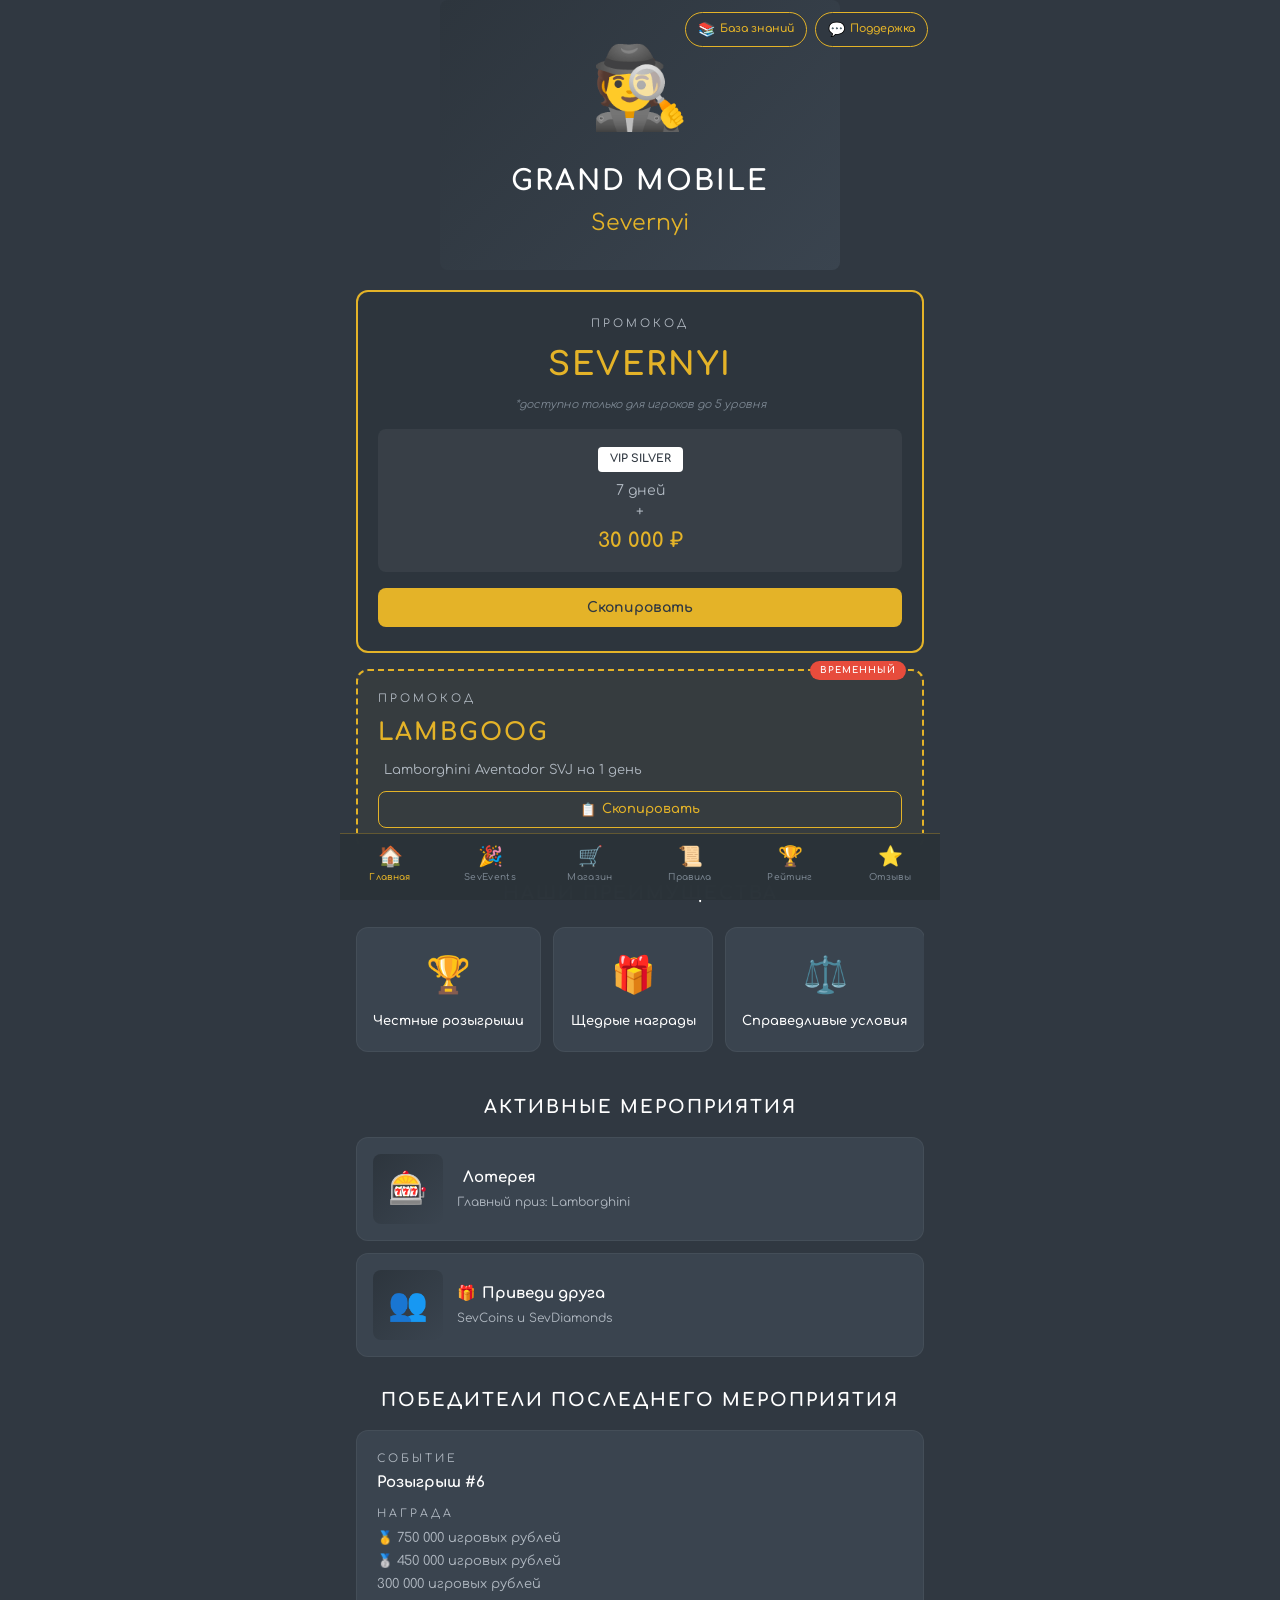
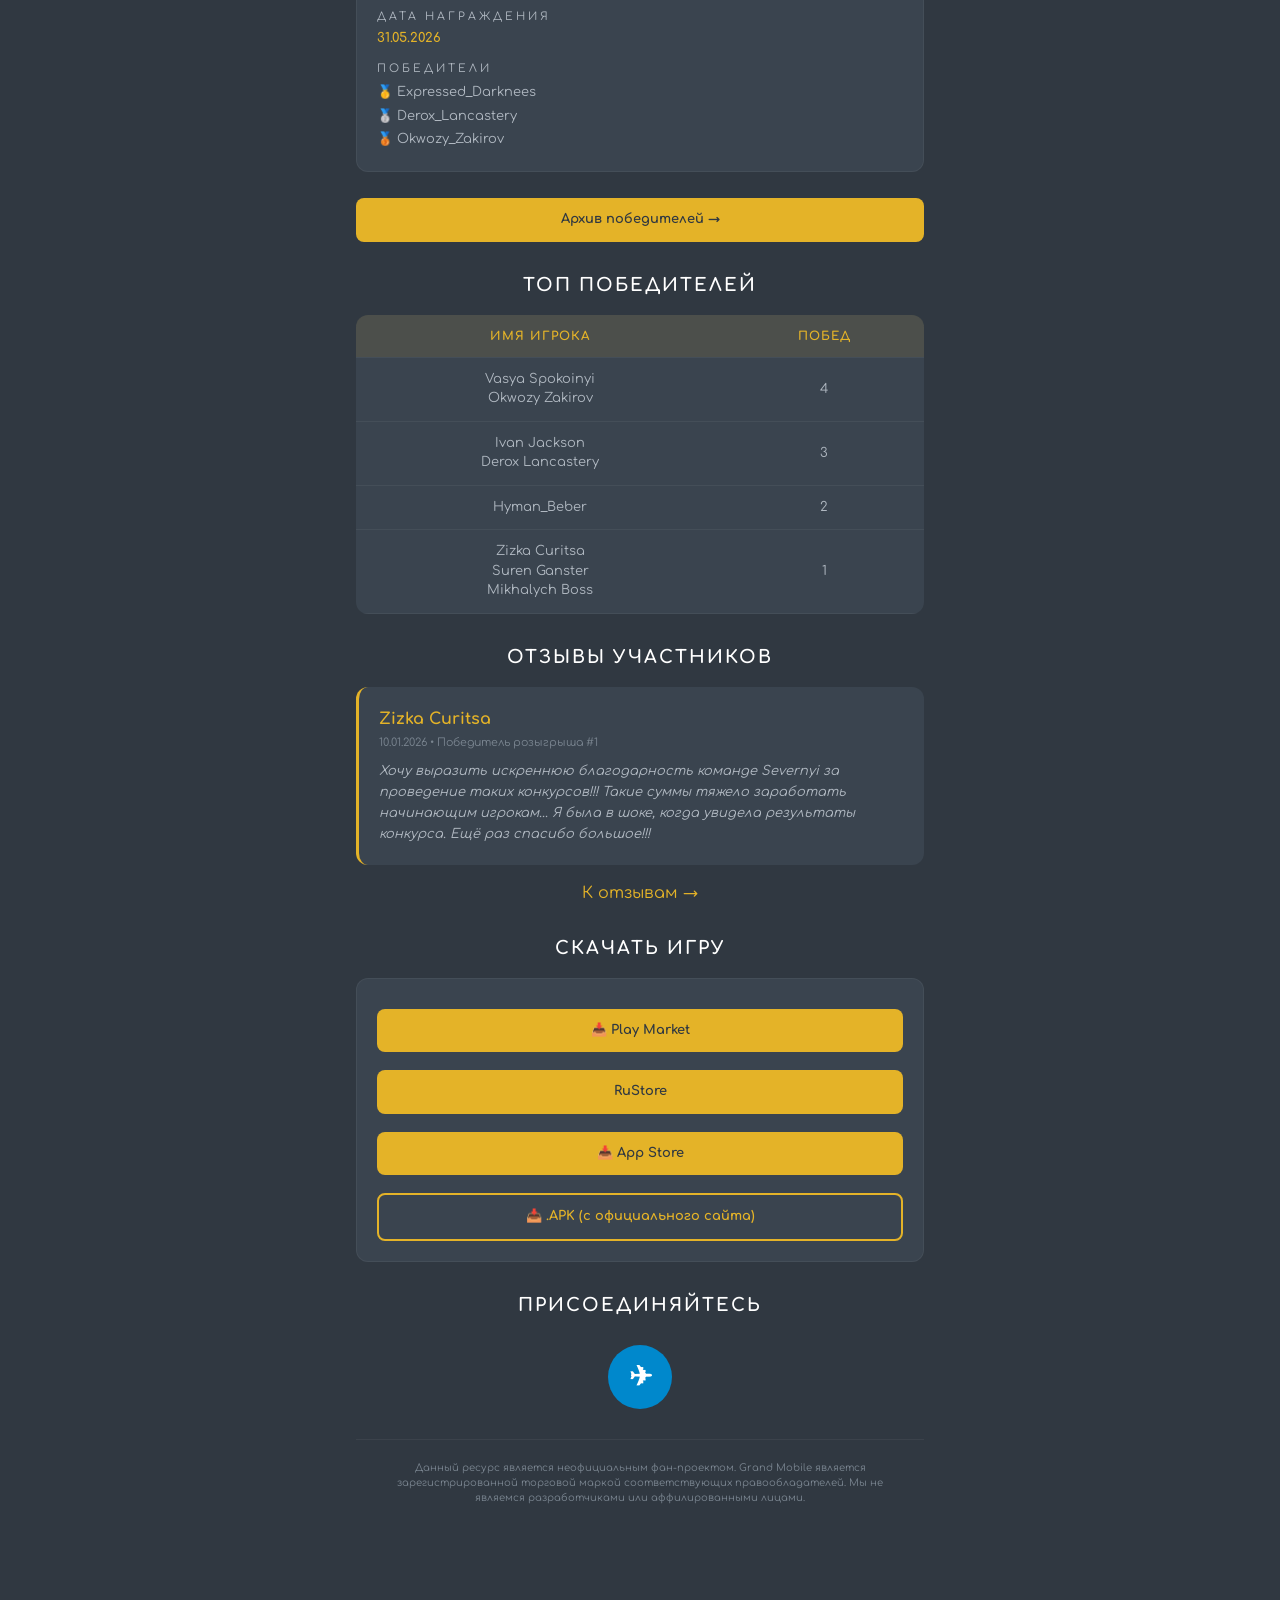
<file: index.html>
<!DOCTYPE html>
<html lang="ru">
<head>
    <meta charset="UTF-8">
    <meta name="viewport" content="width=device-width, initial-scale=1.0">
    <title>Grand Mobile Severnyi</title>
    <link rel="stylesheet" href="styles.css">
</head>
<body>

    <div class="top-actions">
        <a href="#" class="top-btn">
            <span class="top-btn-icon">📚</span>
            База знаний
        </a>
        <a href="support.html" class="top-btn">
            <span class="top-btn-icon">💬</span>
            Поддержка
        </a>
    </div>

    <div class="banner">
        <div class="banner-img">
            <div class="banner-placeholder">
                <div class="character">🕵️</div>
                <div class="logo-text">GRAND MOBILE</div>
                <div class="logo-sub">Severnyi</div>
            </div>
        </div>
    </div>

    <div class="content">

        <div class="promo-card">
            <div class="promo-label">ПРОМОКОД</div>
            <div class="promo-code">SEVERNYI</div>
            <div class="promo-note">*доступно только для игроков до 5 уровня</div>
            <div class="promo-reward">
                <div class="vip-badge">VIP SILVER</div>
                <div class="promo-reward-text">7 дней</div>
                <div class="promo-reward-text">+</div>
                <div class="promo-reward-amount">30 000 ₽</div>
            </div>
            <button class="copy-btn" onclick="copyPromo('SEVERNYI')">Скопировать</button>
        </div>

        <div class="card card-dashed">
            <div class="temp-badge">ВРЕМЕННЫЙ</div>
            <div class="promo-label">ПРОМОКОД</div>
            <div class="temp-promo-code">LAMBGOOG</div>
            <div class="temp-promo-reward">
                <span></span>
                <span>Lamborghini Aventador SVJ на 1 день</span>
            </div>
            <button class="copy-btn-outline" onclick="copyPromo('LAMBGOOG')">
                <span>📋</span>
                Скопировать
            </button>
        </div>

        <h2 class="section-title">Наши преимущества</h2>
        <div class="advantages-scroll">
            <div class="advantage-card">
                <div class="advantage-icon">🏆</div>
                <div class="advantage-text">Честные розыгрыши</div>
            </div>
            <div class="advantage-card">
                <div class="advantage-icon">🎁</div>
                <div class="advantage-text">Щедрые награды</div>
            </div>
            <div class="advantage-card">
                <div class="advantage-icon">⚖️</div>
                <div class="advantage-text">Справедливые условия</div>
            </div>
            <div class="advantage-card">
                <div class="advantage-icon">⚡</div>
                <div class="advantage-text">Быстрые выплаты</div>
            </div>
        </div>

        <h2 class="section-title">Активные мероприятия</h2>
        
        <div class="event-card">
            <div class="event-thumb">🎰</div>
            <div class="event-info">
                <div class="event-title">
                    <span>️</span>
                    Лотерея
                </div>
                <div class="event-desc">Главный приз: Lamborghini</div>
            </div>
        </div>

        <div class="event-card">
            <div class="event-thumb">👥</div>
            <div class="event-info">
                <div class="event-title">
                    <span>🎁</span>
                    Приведи друга
                </div>
                <div class="event-desc">SevCoins и SevDiamonds</div>
            </div>
        </div>

        <h2 class="section-title">Победители последнего мероприятия</h2>
        <div class="card">
            <div style="margin-bottom: 12px;">
                <div class="promo-label" style="text-align: left; margin-bottom: 4px;">СОБЫТИЕ</div>
                <div style="font-weight: 700; font-size: 15px;">Розыгрыш #6</div>
            </div>
            <div style="margin-bottom: 12px;">
                <div class="promo-label" style="text-align: left; margin-bottom: 4px;">НАГРАДА</div>
                <div style="font-size: 13px; color: var(--text-gray); line-height: 1.8;">
                    🥇 750 000 игровых рублей<br>
                    🥈 450 000 игровых рублей<br>
                     300 000 игровых рублей
                </div>
            </div>
            <div style="margin-bottom: 12px;">
                <div class="promo-label" style="text-align: left; margin-bottom: 4px;">ДАТА НАГРАЖДЕНИЯ</div>
                <div style="font-size: 13px; color: var(--accent-gold); font-weight: 600;">31.05.2026</div>
            </div>
            <div>
                <div class="promo-label" style="text-align: left; margin-bottom: 4px;">ПОБЕДИТЕЛИ</div>
                <div style="font-size: 13px; color: var(--text-gray); line-height: 1.8;">
                    🥇 Expressed_Darknees<br>
                    🥈 Derox_Lancastery<br>
                    🥉 Okwozy_Zakirov
                </div>
            </div>
        </div>
        <p class="text-center"><a href="archive.html" class="btn btn-full">Архив победителей →</a></p>

        <h2 class="section-title">Топ победителей</h2>
        <table>
            <tr><th>Имя игрока</th><th>Побед</th></tr>
            <tr><td>Vasya Spokoinyi<br>Okwozy Zakirov</td><td>4</td></tr>
            <tr><td>Ivan Jackson<br>Derox Lancastery</td><td>3</td></tr>
            <tr><td>Hyman_Beber</td><td>2</td></tr>
            <tr><td>Zizka Curitsa<br>Suren Ganster<br>Mikhalych Boss</td><td>1</td></tr>
        </table>

        <h2 class="section-title">Отзывы участников</h2>
        <div class="review">
            <div class="review-author">Zizka Curitsa</div>
            <div class="review-date">10.01.2026 • Победитель розыгрыша #1</div>
            <div class="review-text">Хочу выразить искреннюю благодарность команде Severnyi за проведение таких конкурсов!!! Такие суммы тяжело заработать начинающим игрокам... Я была в шоке, когда увидела результаты конкурса. Ещё раз спасибо большое!!!</div>
        </div>
        <p class="text-center"><a href="reviews.html">К отзывам →</a></p>

        <h2 class="section-title">Скачать игру</h2>
        <div class="card">
            <a href="#" class="btn btn-full" style="margin-bottom: 8px;">📥 Play Market</a>
            <a href="#" class="btn btn-full" style="margin-bottom: 8px;"> RuStore</a>
            <a href="#" class="btn btn-full" style="margin-bottom: 8px;">📥 App Store</a>
            <a href="#" class="btn-outline btn-full">📥 .APK (с официального сайта)</a>
        </div>

        <h2 class="section-title">Присоединяйтесь</h2>
        <div class="text-center" style="margin-bottom: 20px;">
            <a href="#" class="btn" style="background: #0088cc; color: #fff; width: 64px; height: 64px; border-radius: 50%; display: inline-flex; align-items: center; justify-content: center; font-size: 28px; padding: 0;">✈</a>
        </div>

        <div class="footer-disclaimer">
            Данный ресурс является неофициальным фан-проектом. Grand Mobile является зарегистрированной торговой маркой соответствующих правообладателей. Мы не являемся разработчиками или аффилированными лицами.
        </div>

    </div>

    <nav class="bottom-nav">
        <a href="index.html" class="active">
            <span class="bottom-nav-icon"><span class="emoji-icon">🏠</span></span>
            <span class="bottom-nav-label">Главная</span>
        </a>
        <a href="events.html">
            <span class="bottom-nav-icon"><span class="emoji-icon">🎉</span></span>
            <span class="bottom-nav-label">SevEvents</span>
        </a>
        <a href="shop.html">
            <span class="bottom-nav-icon"><span class="emoji-icon">🛒</span></span>
            <span class="bottom-nav-label">Магазин</span>
        </a>
        <a href="rules.html">
            <span class="bottom-nav-icon"><span class="emoji-icon">📜</span></span>
            <span class="bottom-nav-label">Правила</span>
        </a>
        <a href="archive.html">
            <span class="bottom-nav-icon"><span class="emoji-icon">🏆</span></span>
            <span class="bottom-nav-label">Рейтинг</span>
        </a>
        <a href="reviews.html">
            <span class="bottom-nav-icon"><span class="emoji-icon">⭐</span></span>
            <span class="bottom-nav-label">Отзывы</span>
        </a>
    </nav>

    <script>
        function copyPromo(code) {
            navigator.clipboard.writeText(code).then(() => {
                alert('Промокод ' + code + ' скопирован!');
            }).catch(() => {
                const textarea = document.createElement('textarea');
                textarea.value = code;
                document.body.appendChild(textarea);
                textarea.select();
                document.execCommand('copy');
                document.body.removeChild(textarea);
                alert('Промокод ' + code + ' скопирован!');
            });
        }
    </script>

</body>
</html>
</file>
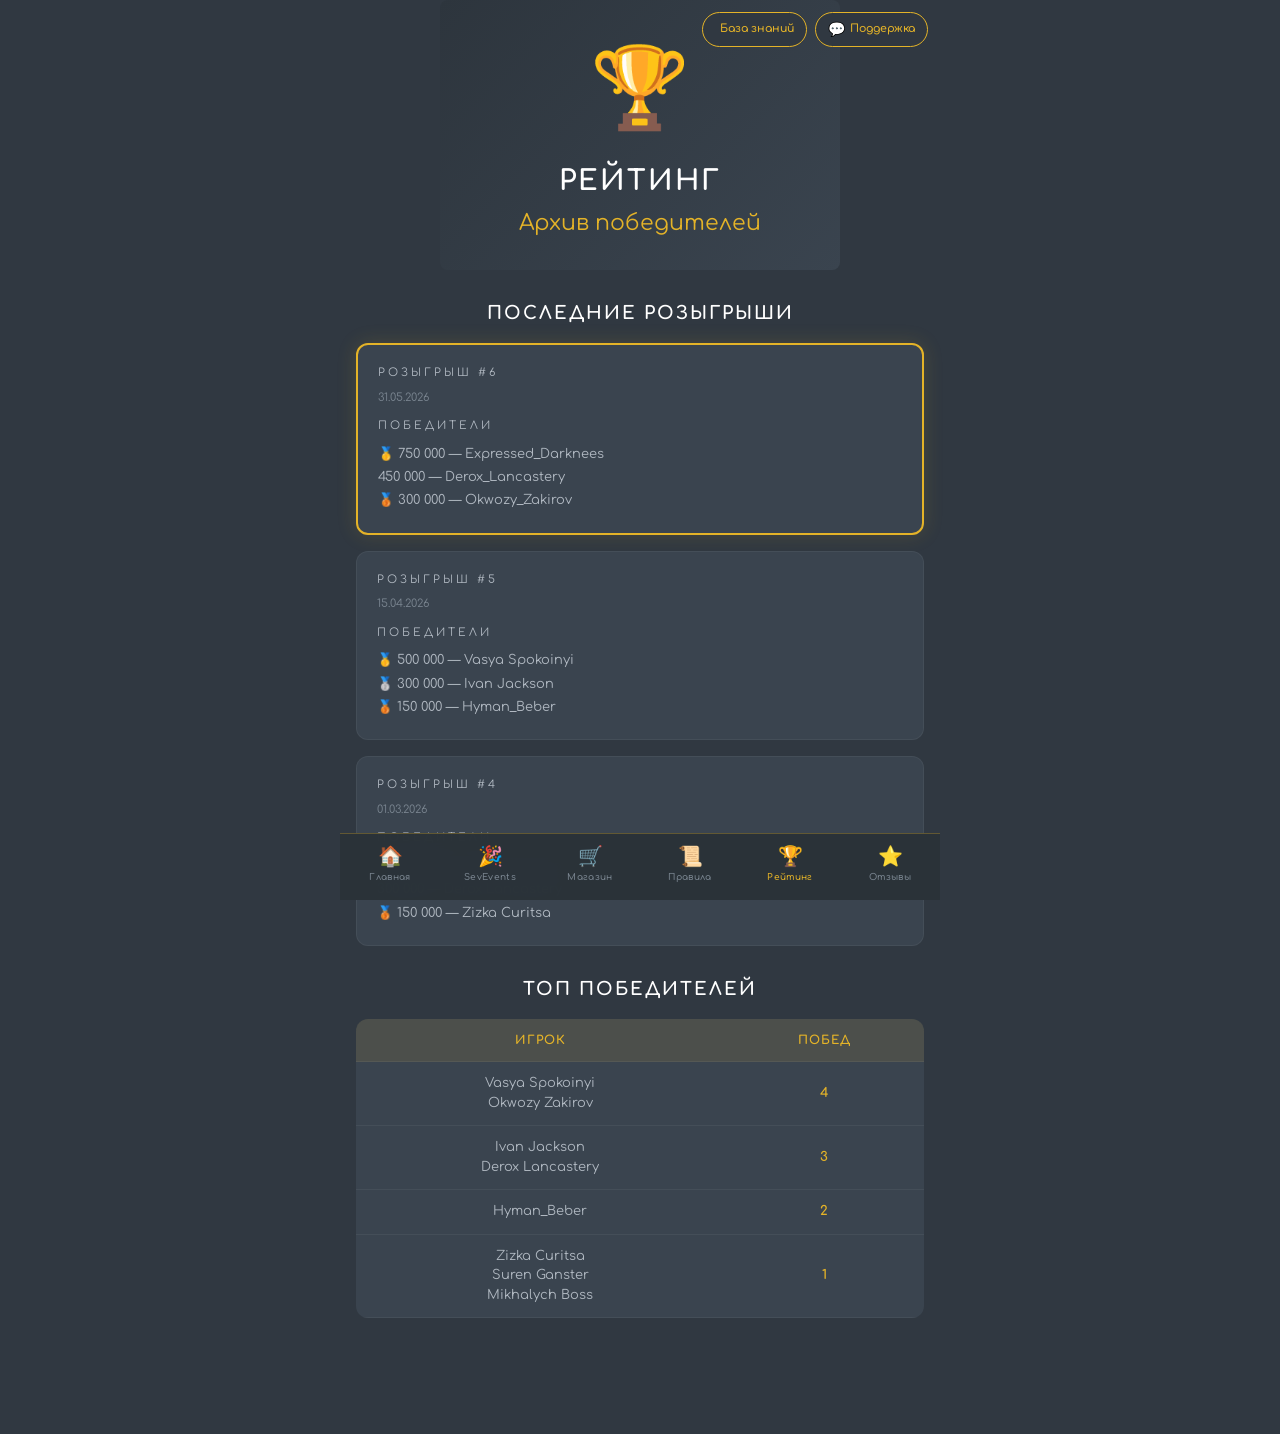
<file: archive.html>
<!DOCTYPE html>
<html lang="ru">
<head>
    <meta charset="UTF-8">
    <meta name="viewport" content="width=device-width, initial-scale=1.0">
    <title>Рейтинг - Grand Mobile Severnyi</title>
    <link rel="stylesheet" href="styles.css">
</head>
<body>

    <div class="top-actions">
        <a href="#" class="top-btn"><span class="top-btn-icon"></span> База знаний</a>
        <a href="support.html" class="top-btn"><span class="top-btn-icon">💬</span> Поддержка</a>
    </div>

    <div class="banner">
        <div class="banner-img">
            <div class="banner-placeholder">
                <div class="character">🏆</div>
                <div class="logo-text">РЕЙТИНГ</div>
                <div class="logo-sub">Архив победителей</div>
            </div>
        </div>
    </div>

    <div class="content">
        <h2 class="section-title">Последние розыгрыши</h2>

        <div class="card card-gold">
            <div class="promo-label" style="text-align: left;">РОЗЫГРЫШ #6</div>
            <div style="font-size: 11px; color: var(--text-dim); margin-bottom: 12px;">31.05.2026</div>
            <div class="promo-label" style="text-align: left;">ПОБЕДИТЕЛИ</div>
            <div style="font-size: 13px; color: var(--text-gray); line-height: 1.8;">
                🥇 750 000 — Expressed_Darknees<br>
                 450 000 — Derox_Lancastery<br>
                🥉 300 000 — Okwozy_Zakirov
            </div>
        </div>

        <div class="card">
            <div class="promo-label" style="text-align: left;">РОЗЫГРЫШ #5</div>
            <div style="font-size: 11px; color: var(--text-dim); margin-bottom: 12px;">15.04.2026</div>
            <div class="promo-label" style="text-align: left;">ПОБЕДИТЕЛИ</div>
            <div style="font-size: 13px; color: var(--text-gray); line-height: 1.8;">
                🥇 500 000 — Vasya Spokoinyi<br>
                🥈 300 000 — Ivan Jackson<br>
                🥉 150 000 — Hyman_Beber
            </div>
        </div>

        <div class="card">
            <div class="promo-label" style="text-align: left;">РОЗЫГРЫШ #4</div>
            <div style="font-size: 11px; color: var(--text-dim); margin-bottom: 12px;">01.03.2026</div>
            <div class="promo-label" style="text-align: left;">ПОБЕДИТЕЛИ</div>
            <div style="font-size: 13px; color: var(--text-gray); line-height: 1.8;">
                🥇 500 000 — Okwozy Zakirov<br>
                 300 000 — Derox Lancastery<br>
                🥉 150 000 — Zizka Curitsa
            </div>
        </div>

        <h2 class="section-title">Топ победителей</h2>
        <table>
            <tr><th>Игрок</th><th>Побед</th></tr>
            <tr><td>Vasya Spokoinyi<br>Okwozy Zakirov</td><td style="color: var(--accent-gold); font-weight: 700;">4</td></tr>
            <tr><td>Ivan Jackson<br>Derox Lancastery</td><td style="color: var(--accent-gold); font-weight: 700;">3</td></tr>
            <tr><td>Hyman_Beber</td><td style="color: var(--accent-gold); font-weight: 700;">2</td></tr>
            <tr><td>Zizka Curitsa<br>Suren Ganster<br>Mikhalych Boss</td><td style="color: var(--accent-gold); font-weight: 700;">1</td></tr>
        </table>
    </div>

    <nav class="bottom-nav">
        <a href="index.html"><span class="bottom-nav-icon"><span class="emoji-icon">🏠</span></span><span class="bottom-nav-label">Главная</span></a>
        <a href="events.html"><span class="bottom-nav-icon"><span class="emoji-icon">🎉</span></span><span class="bottom-nav-label">SevEvents</span></a>
        <a href="shop.html"><span class="bottom-nav-icon"><span class="emoji-icon">🛒</span></span><span class="bottom-nav-label">Магазин</span></a>
        <a href="rules.html"><span class="bottom-nav-icon"><span class="emoji-icon">📜</span></span><span class="bottom-nav-label">Правила</span></a>
        <a href="archive.html" class="active"><span class="bottom-nav-icon"><span class="emoji-icon">🏆</span></span><span class="bottom-nav-label">Рейтинг</span></a>
        <a href="reviews.html"><span class="bottom-nav-icon"><span class="emoji-icon">⭐</span></span><span class="bottom-nav-label">Отзывы</span></a>
    </nav>

</body>
</html>
</file>
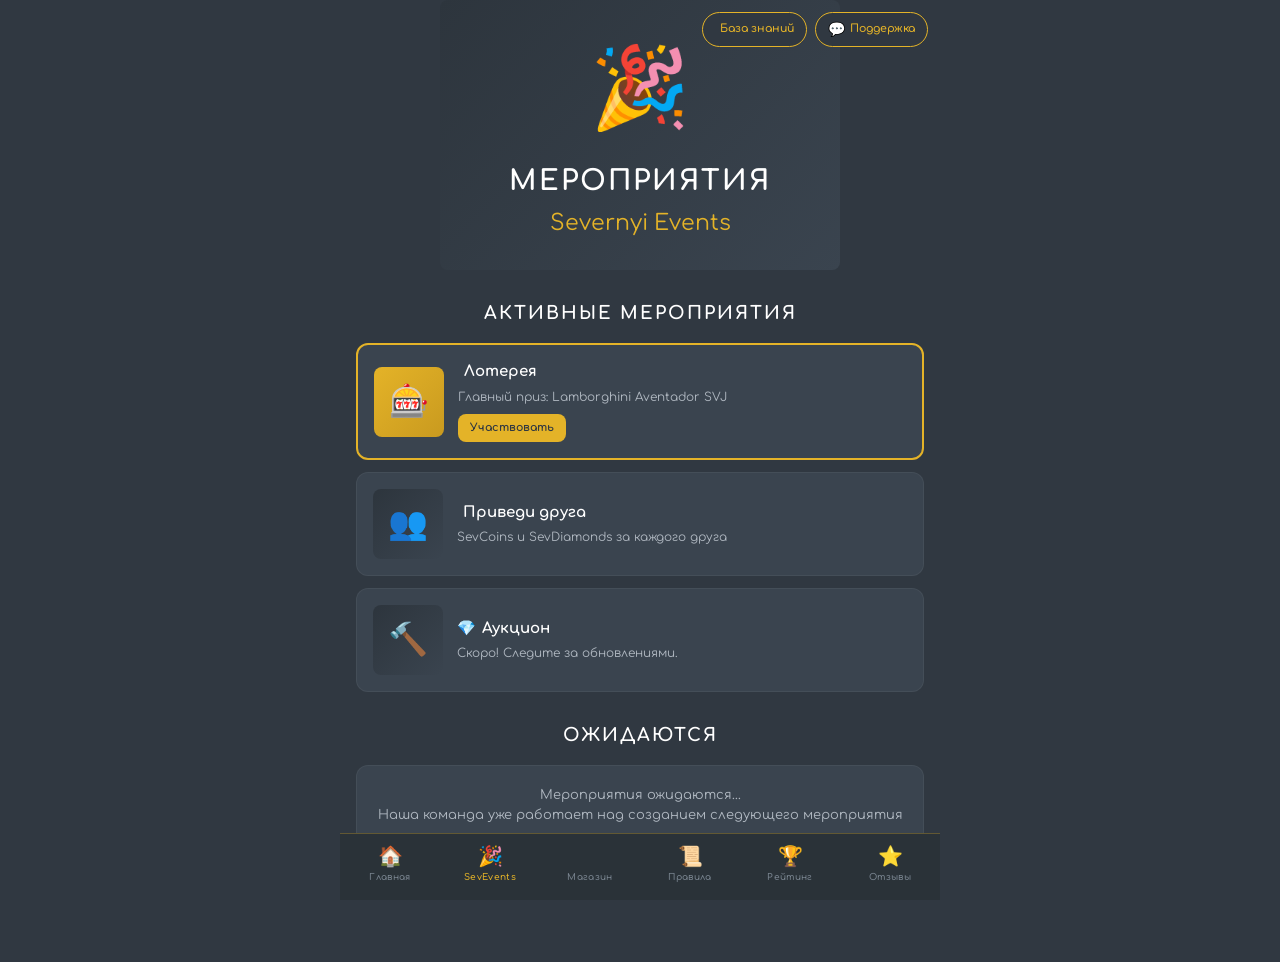
<file: events.html>
<!DOCTYPE html>
<html lang="ru">
<head>
    <meta charset="UTF-8">
    <meta name="viewport" content="width=device-width, initial-scale=1.0">
    <title>Мероприятия - Grand Mobile Severnyi</title>
    <link rel="stylesheet" href="styles.css">
</head>
<body>

    <div class="top-actions">
        <a href="#" class="top-btn"><span class="top-btn-icon"></span> База знаний</a>
        <a href="support.html" class="top-btn"><span class="top-btn-icon">💬</span> Поддержка</a>
    </div>

    <div class="banner">
        <div class="banner-img">
            <div class="banner-placeholder">
                <div class="character">🎉</div>
                <div class="logo-text">МЕРОПРИЯТИЯ</div>
                <div class="logo-sub">Severnyi Events</div>
            </div>
        </div>
    </div>

    <div class="content">
        <h2 class="section-title">Активные мероприятия</h2>

        <div class="event-card" style="border: 2px solid var(--accent-gold);">
            <div class="event-thumb" style="background: linear-gradient(135deg, #e4b328, #c99a1f);">🎰</div>
            <div class="event-info">
                <div class="event-title"><span>️</span> Лотерея</div>
                <div class="event-desc">Главный приз: Lamborghini Aventador SVJ</div>
                <a href="#" class="btn" style="margin-top: 8px; padding: 6px 12px; font-size: 11px;">Участвовать</a>
            </div>
        </div>

        <div class="event-card">
            <div class="event-thumb">👥</div>
            <div class="event-info">
                <div class="event-title"><span></span> Приведи друга</div>
                <div class="event-desc">SevCoins и SevDiamonds за каждого друга</div>
            </div>
        </div>

        <div class="event-card">
            <div class="event-thumb">🔨</div>
            <div class="event-info">
                <div class="event-title"><span>💎</span> Аукцион</div>
                <div class="event-desc">Скоро! Следите за обновлениями.</div>
            </div>
        </div>

        <h2 class="section-title">Ожидаются</h2>
        <div class="card text-center">
            <p class="gray-text" style="font-size: 13px;">Мероприятия ожидаются...<br>Наша команда уже работает над созданием следующего мероприятия</p>
        </div>
    </div>

    <nav class="bottom-nav">
        <a href="index.html"><span class="bottom-nav-icon"><span class="emoji-icon">🏠</span></span><span class="bottom-nav-label">Главная</span></a>
        <a href="events.html" class="active"><span class="bottom-nav-icon"><span class="emoji-icon">🎉</span></span><span class="bottom-nav-label">SevEvents</span></a>
        <a href="shop.html"><span class="bottom-nav-icon"><span class="emoji-icon"></span></span><span class="bottom-nav-label">Магазин</span></a>
        <a href="rules.html"><span class="bottom-nav-icon"><span class="emoji-icon">📜</span></span><span class="bottom-nav-label">Правила</span></a>
        <a href="archive.html"><span class="bottom-nav-icon"><span class="emoji-icon">🏆</span></span><span class="bottom-nav-label">Рейтинг</span></a>
        <a href="reviews.html"><span class="bottom-nav-icon"><span class="emoji-icon">⭐</span></span><span class="bottom-nav-label">Отзывы</span></a>
    </nav>

</body>
</html>
</file>
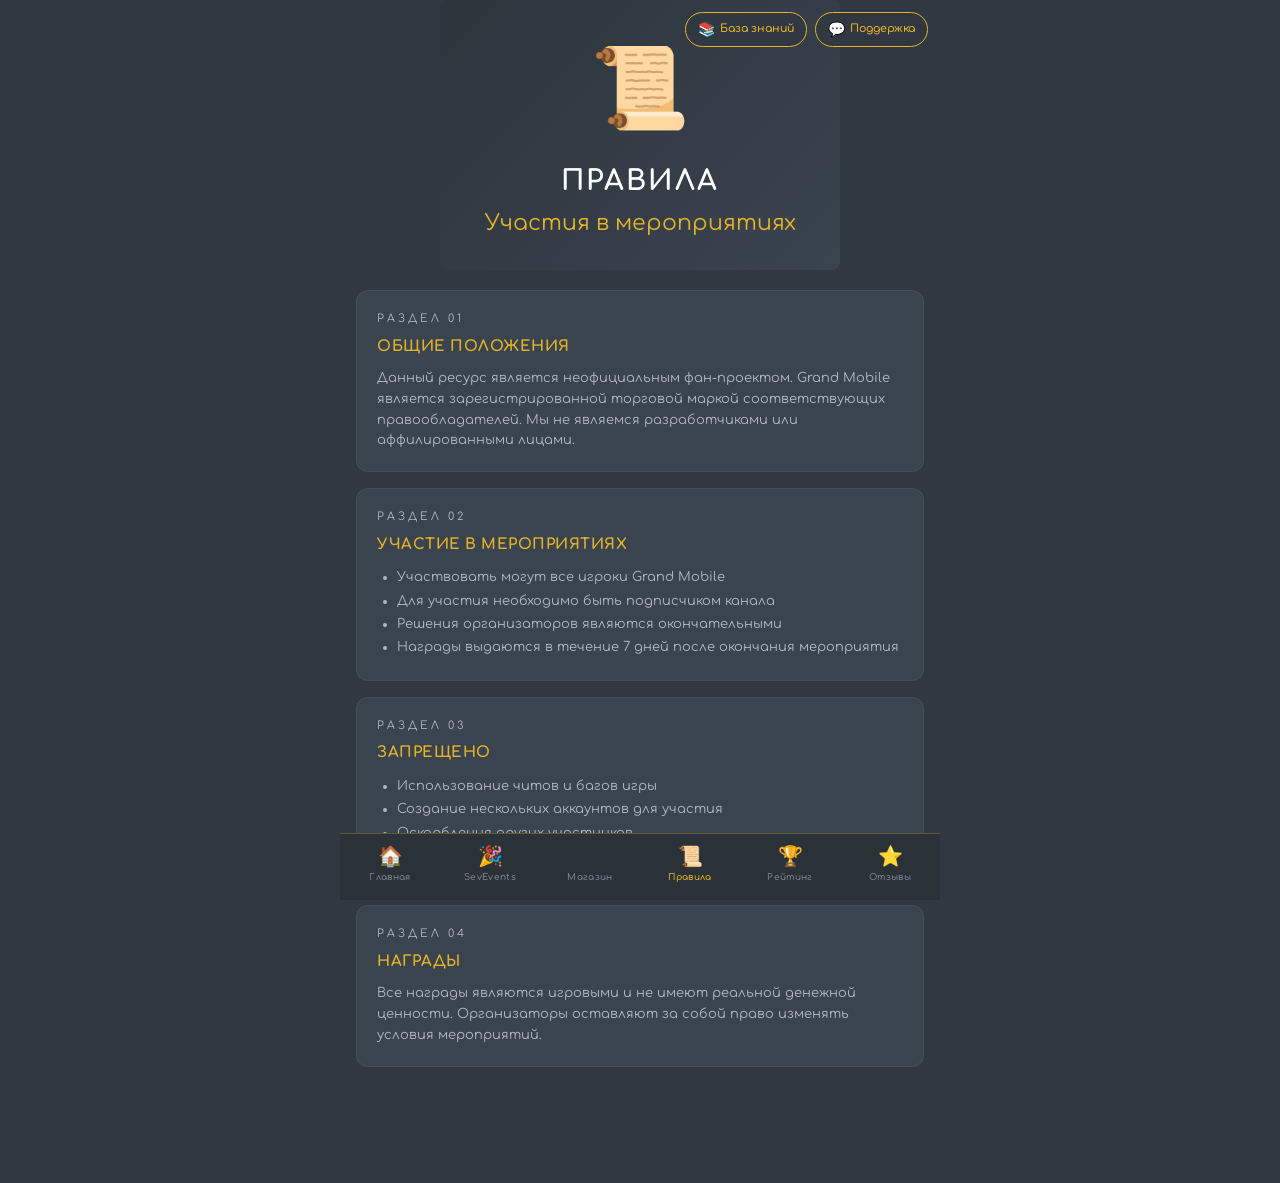
<file: rules.html>
<!DOCTYPE html>
<html lang="ru">
<head>
    <meta charset="UTF-8">
    <meta name="viewport" content="width=device-width, initial-scale=1.0">
    <title>Правила - Grand Mobile Severnyi</title>
    <link rel="stylesheet" href="styles.css">
</head>
<body>

    <div class="top-actions">
        <a href="#" class="top-btn"><span class="top-btn-icon">📚</span> База знаний</a>
        <a href="support.html" class="top-btn"><span class="top-btn-icon">💬</span> Поддержка</a>
    </div>

    <div class="banner">
        <div class="banner-img">
            <div class="banner-placeholder">
                <div class="character">📜</div>
                <div class="logo-text">ПРАВИЛА</div>
                <div class="logo-sub">Участия в мероприятиях</div>
            </div>
        </div>
    </div>

    <div class="content">
        <div class="card">
            <div class="promo-label" style="text-align: left;">РАЗДЕЛ 01</div>
            <h3 class="gold" style="font-size: 15px; margin: 4px 0 10px;">ОБЩИЕ ПОЛОЖЕНИЯ</h3>
            <p style="font-size: 13px; color: var(--text-gray); line-height: 1.6;">Данный ресурс является неофициальным фан-проектом. Grand Mobile является зарегистрированной торговой маркой соответствующих правообладателей. Мы не являемся разработчиками или аффилированными лицами.</p>
        </div>

        <div class="card">
            <div class="promo-label" style="text-align: left;">РАЗДЕЛ 02</div>
            <h3 class="gold" style="font-size: 15px; margin: 4px 0 10px;">УЧАСТИЕ В МЕРОПРИЯТИЯХ</h3>
            <ul style="margin-left: 20px; color: var(--text-gray); font-size: 13px; line-height: 1.8;">
                <li>Участвовать могут все игроки Grand Mobile</li>
                <li>Для участия необходимо быть подписчиком канала</li>
                <li>Решения организаторов являются окончательными</li>
                <li>Награды выдаются в течение 7 дней после окончания мероприятия</li>
            </ul>
        </div>

        <div class="card">
            <div class="promo-label" style="text-align: left;">РАЗДЕЛ 03</div>
            <h3 class="gold" style="font-size: 15px; margin: 4px 0 10px;">ЗАПРЕЩЕНО</h3>
            <ul style="margin-left: 20px; color: var(--text-gray); font-size: 13px; line-height: 1.8;">
                <li>Использование читов и багов игры</li>
                <li>Создание нескольких аккаунтов для участия</li>
                <li>Оскорбления других участников</li>
                <li>Попытки обмана организаторов</li>
            </ul>
        </div>

        <div class="card">
            <div class="promo-label" style="text-align: left;">РАЗДЕЛ 04</div>
            <h3 class="gold" style="font-size: 15px; margin: 4px 0 10px;">НАГРАДЫ</h3>
            <p style="font-size: 13px; color: var(--text-gray); line-height: 1.6;">Все награды являются игровыми и не имеют реальной денежной ценности. Организаторы оставляют за собой право изменять условия мероприятий.</p>
        </div>
    </div>

    <nav class="bottom-nav">
        <a href="index.html"><span class="bottom-nav-icon"><span class="emoji-icon">🏠</span></span><span class="bottom-nav-label">Главная</span></a>
        <a href="events.html"><span class="bottom-nav-icon"><span class="emoji-icon">🎉</span></span><span class="bottom-nav-label">SevEvents</span></a>
        <a href="shop.html"><span class="bottom-nav-icon"><span class="emoji-icon"></span></span><span class="bottom-nav-label">Магазин</span></a>
        <a href="rules.html" class="active"><span class="bottom-nav-icon"><span class="emoji-icon">📜</span></span><span class="bottom-nav-label">Правила</span></a>
        <a href="archive.html"><span class="bottom-nav-icon"><span class="emoji-icon">🏆</span></span><span class="bottom-nav-label">Рейтинг</span></a>
        <a href="reviews.html"><span class="bottom-nav-icon"><span class="emoji-icon">⭐</span></span><span class="bottom-nav-label">Отзывы</span></a>
    </nav>

</body>
</html>
</file>
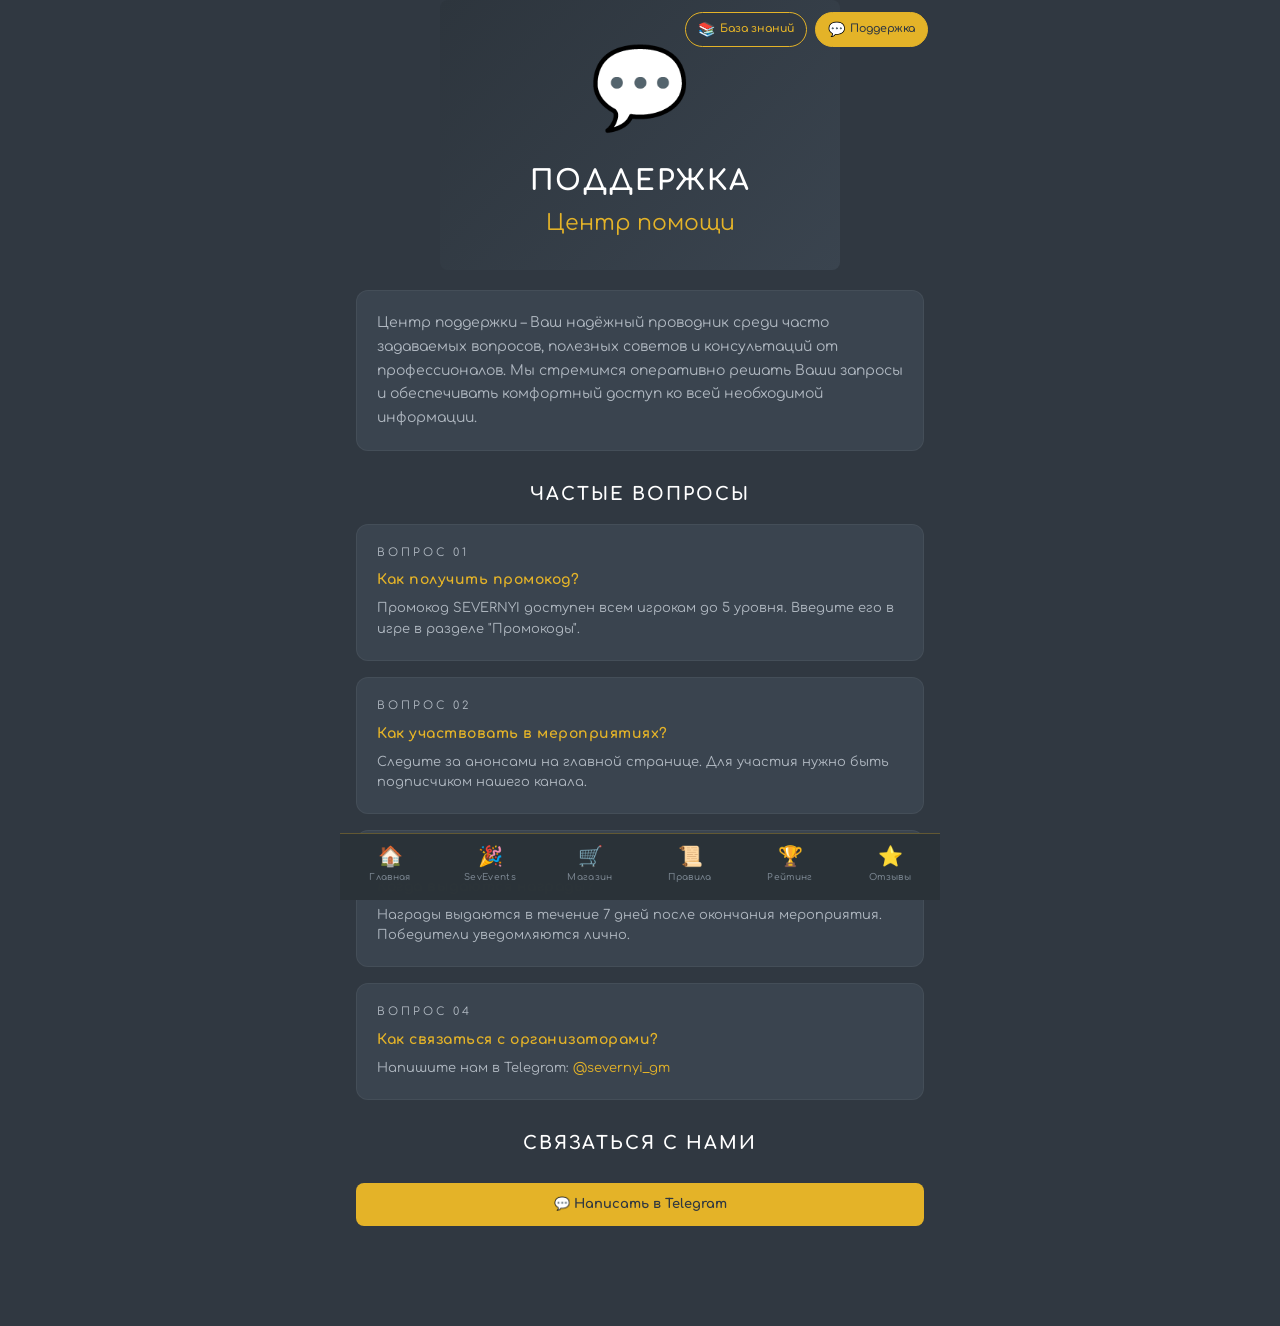
<file: support.html>
<!DOCTYPE html>
<html lang="ru">
<head>
    <meta charset="UTF-8">
    <meta name="viewport" content="width=device-width, initial-scale=1.0">
    <title>Поддержка - Grand Mobile Severnyi</title>
    <link rel="stylesheet" href="styles.css">
</head>
<body>

    <div class="top-actions">
        <a href="#" class="top-btn"><span class="top-btn-icon">📚</span> База знаний</a>
        <a href="support.html" class="top-btn" style="background: var(--accent-gold); color: var(--bg-primary);"><span class="top-btn-icon">💬</span> Поддержка</a>
    </div>

    <div class="banner">
        <div class="banner-img">
            <div class="banner-placeholder">
                <div class="character">💬</div>
                <div class="logo-text">ПОДДЕРЖКА</div>
                <div class="logo-sub">Центр помощи</div>
            </div>
        </div>
    </div>

    <div class="content">
        <div class="card">
            <p style="font-size: 14px; line-height: 1.7; color: var(--text-gray);">Центр поддержки – Ваш надёжный проводник среди часто задаваемых вопросов, полезных советов и консультаций от профессионалов. Мы стремимся оперативно решать Ваши запросы и обеспечивать комфортный доступ ко всей необходимой информации.</p>
        </div>

        <h2 class="section-title">Частые вопросы</h2>

        <div class="card">
            <div class="promo-label" style="text-align: left;">ВОПРОС 01</div>
            <h3 class="gold" style="font-size: 14px; margin: 4px 0 8px;">Как получить промокод?</h3>
            <p style="font-size: 13px; color: var(--text-gray); line-height: 1.6;">Промокод SEVERNYI доступен всем игрокам до 5 уровня. Введите его в игре в разделе "Промокоды".</p>
        </div>

        <div class="card">
            <div class="promo-label" style="text-align: left;">ВОПРОС 02</div>
            <h3 class="gold" style="font-size: 14px; margin: 4px 0 8px;">Как участвовать в мероприятиях?</h3>
            <p style="font-size: 13px; color: var(--text-gray); line-height: 1.6;">Следите за анонсами на главной странице. Для участия нужно быть подписчиком нашего канала.</p>
        </div>

        <div class="card">
            <div class="promo-label" style="text-align: left;">ВОПРОС 03</div>
            <h3 class="gold" style="font-size: 14px; margin: 4px 0 8px;">Когда выдаются награды?</h3>
            <p style="font-size: 13px; color: var(--text-gray); line-height: 1.6;">Награды выдаются в течение 7 дней после окончания мероприятия. Победители уведомляются лично.</p>
        </div>

        <div class="card">
            <div class="promo-label" style="text-align: left;">ВОПРОС 04</div>
            <h3 class="gold" style="font-size: 14px; margin: 4px 0 8px;">Как связаться с организаторами?</h3>
            <p style="font-size: 13px; color: var(--text-gray); line-height: 1.6;">Напишите нам в Telegram: <a href="#">@severnyi_gm</a></p>
        </div>

        <h2 class="section-title">Связаться с нами</h2>
        <div class="text-center">
            <a href="#" class="btn btn-full">💬 Написать в Telegram</a>
        </div>
    </div>

    <nav class="bottom-nav">
        <a href="index.html"><span class="bottom-nav-icon"><span class="emoji-icon">🏠</span></span><span class="bottom-nav-label">Главная</span></a>
        <a href="events.html"><span class="bottom-nav-icon"><span class="emoji-icon">🎉</span></span><span class="bottom-nav-label">SevEvents</span></a>
        <a href="shop.html"><span class="bottom-nav-icon"><span class="emoji-icon">🛒</span></span><span class="bottom-nav-label">Магазин</span></a>
        <a href="rules.html"><span class="bottom-nav-icon"><span class="emoji-icon">📜</span></span><span class="bottom-nav-label">Правила</span></a>
        <a href="archive.html"><span class="bottom-nav-icon"><span class="emoji-icon">🏆</span></span><span class="bottom-nav-label">Рейтинг</span></a>
        <a href="reviews.html"><span class="bottom-nav-icon"><span class="emoji-icon">⭐</span></span><span class="bottom-nav-label">Отзывы</span></a>
    </nav>

</body>
</html>
</file>
<file: styles.css>
@import url('https://fonts.googleapis.com/css2?family=Comfortaa:wght@300;400;500;600;700&display=swap');

:root {
    --bg-primary: #303841;
    --bg-secondary: #3a444f;
    --bg-card: #3a444f;
    --bg-card-dark: #2d353d;
    --accent-gold: #e4b328;
    --accent-gold-glow: rgba(228, 179, 40, 0.4);
    --accent-red: #e74c3c;
    --text-white: #ffffff;
    --text-gray: #b0b8c1;
    --text-dim: #7a8590;
    --border-tech: rgba(228, 179, 40, 0.4);
}

* {
    margin: 0;
    padding: 0;
    box-sizing: border-box;
}

body {
    background-color: var(--bg-primary);
    color: var(--text-white);
    font-family: 'Comfortaa', cursive;
    font-weight: 400;
    max-width: 600px;
    margin: 0 auto;
    line-height: 1.5;
    -webkit-font-smoothing: antialiased;
    position: relative;
    min-height: 100vh;
    padding-bottom: 80px;
}

.content {
    padding: 0 16px 20px 16px;
}

h1, h2, h3 {
    font-family: 'Comfortaa', cursive;
    font-weight: 700;
    letter-spacing: 0.5px;
}

.gold { 
    color: var(--accent-gold);
}
.gray-text { color: var(--text-gray); }
.text-center { text-align: center; }
.mt-10 { margin-top: 10px; }
.mt-20 { margin-top: 20px; }

/* ===== ВЕРХНИЕ КНОПКИ ===== */
.top-actions {
    position: absolute;
    top: 12px;
    right: 12px;
    display: flex;
    gap: 8px;
    z-index: 10;
}

.top-btn {
    background: rgba(48, 56, 65, 0.9);
    border: 1px solid var(--accent-gold);
    color: var(--accent-gold);
    padding: 6px 12px;
    border-radius: 20px;
    font-family: 'Comfortaa', cursive;
    font-size: 11px;
    font-weight: 600;
    cursor: pointer;
    display: flex;
    align-items: center;
    gap: 5px;
    text-decoration: none;
    transition: all 0.2s;
}

.top-btn:hover {
    background: var(--accent-gold);
    color: var(--bg-primary);
    text-decoration: none;
}

.top-btn-icon {
    font-size: 14px;
}

/* ===== БАННЕР ===== */
.banner {
    width: 100%;
    max-width: 400px;
    margin: 0 auto 20px;
    display: block;
    border-radius: 8px;
    overflow: hidden;
}

.banner-img {
    width: 100%;
    height: auto;
    display: block;
    background: linear-gradient(135deg, #2d353d, #3a444f);
    min-height: 180px;
    display: flex;
    align-items: center;
    justify-content: center;
    position: relative;
}

.banner-placeholder {
    text-align: center;
    padding: 30px;
}

.banner-placeholder .logo-text {
    font-family: 'Comfortaa', cursive;
    font-size: 28px;
    font-weight: 700;
    color: var(--text-white);
    letter-spacing: 2px;
}

.banner-placeholder .logo-sub {
    font-size: 22px;
    color: var(--accent-gold);
    margin-top: 5px;
}

.banner-placeholder .character {
    font-size: 80px;
    margin-bottom: 10px;
}

/* ===== КАРТОЧКИ ===== */
.card {
    background: var(--bg-card);
    border-radius: 12px;
    padding: 20px;
    margin: 16px 0;
    border: 1px solid rgba(255, 255, 255, 0.05);
}

.card-gold {
    border: 2px solid var(--accent-gold);
    box-shadow: 0 0 20px rgba(228, 179, 40, 0.15);
}

.card-dashed {
    border: 2px dashed var(--accent-gold);
    background: rgba(228, 179, 40, 0.03);
    position: relative;
}

/* ===== ПРОМОКОД ===== */
.promo-card {
    background: var(--bg-card-dark);
    border: 2px solid var(--accent-gold);
    border-radius: 12px;
    padding: 24px 20px;
    margin: 16px 0;
    text-align: center;
    position: relative;
}

.promo-label {
    font-size: 11px;
    letter-spacing: 3px;
    color: var(--text-gray);
    text-transform: uppercase;
    margin-bottom: 8px;
}

.promo-code {
    font-size: 32px;
    font-weight: 700;
    color: var(--accent-gold);
    letter-spacing: 2px;
    margin-bottom: 8px;
}

.promo-note {
    font-size: 11px;
    color: var(--text-dim);
    font-style: italic;
    margin-bottom: 16px;
}

.promo-reward {
    background: rgba(255, 255, 255, 0.05);
    border-radius: 8px;
    padding: 16px;
    margin-bottom: 16px;
}

.vip-badge {
    background: #fff;
    color: #303841;
    padding: 4px 12px;
    border-radius: 4px;
    font-size: 11px;
    font-weight: 700;
    display: inline-block;
    margin-bottom: 8px;
}

.promo-reward-text {
    font-size: 14px;
    color: var(--text-gray);
}

.promo-reward-amount {
    font-size: 20px;
    font-weight: 700;
    color: var(--accent-gold);
    margin-top: 4px;
}

.copy-btn {
    width: 100%;
    background: var(--accent-gold);
    color: var(--bg-primary);
    border: none;
    padding: 12px;
    border-radius: 8px;
    font-family: 'Comfortaa', cursive;
    font-weight: 700;
    font-size: 14px;
    cursor: pointer;
    transition: all 0.2s;
}

.copy-btn:hover {
    background: #f5c842;
    transform: translateY(-1px);
}

.copy-btn-outline {
    width: 100%;
    background: transparent;
    color: var(--accent-gold);
    border: 1px solid var(--accent-gold);
    padding: 10px;
    border-radius: 8px;
    font-family: 'Comfortaa', cursive;
    font-weight: 600;
    font-size: 13px;
    cursor: pointer;
    display: flex;
    align-items: center;
    justify-content: center;
    gap: 6px;
    transition: all 0.2s;
}

.copy-btn-outline:hover {
    background: rgba(228, 179, 40, 0.1);
}

/* Временный бейдж */
.temp-badge {
    position: absolute;
    top: -10px;
    right: 16px;
    background: var(--accent-red);
    color: #fff;
    padding: 3px 10px;
    border-radius: 10px;
    font-size: 9px;
    font-weight: 700;
    letter-spacing: 1px;
    text-transform: uppercase;
}

.temp-promo-code {
    font-size: 24px;
    font-weight: 700;
    color: var(--accent-gold);
    letter-spacing: 2px;
    margin: 8px 0;
}

.temp-promo-reward {
    font-size: 13px;
    color: var(--text-gray);
    margin: 10px 0;
    display: flex;
    align-items: center;
    gap: 6px;
}

/* ===== ЗАГОЛОВКИ СЕКЦИЙ ===== */
.section-title {
    text-align: center;
    font-size: 18px;
    font-weight: 700;
    margin: 30px 0 16px;
    letter-spacing: 2px;
    text-transform: uppercase;
    color: var(--text-white);
}

/* ===== ПРЕИМУЩЕСТВА (ГОРИЗОНТАЛЬНЫЙ СКРОЛЛ) ===== */
.advantages-scroll {
    display: flex;
    gap: 12px;
    overflow-x: auto;
    padding: 4px 0 12px 0;
    scrollbar-width: none;
}

.advantages-scroll::-webkit-scrollbar {
    display: none;
}

.advantage-card {
    min-width: 160px;
    background: var(--bg-card);
    border-radius: 12px;
    padding: 20px 16px;
    text-align: center;
    border: 1px solid rgba(255, 255, 255, 0.05);
    flex-shrink: 0;
}

.advantage-icon {
    font-size: 36px;
    margin-bottom: 10px;
    color: var(--accent-gold);
}

.advantage-text {
    font-size: 13px;
    font-weight: 600;
    color: var(--text-white);
}

/* ===== КАРТОЧКИ МЕРОПРИЯТИЙ ===== */
.event-card {
    background: var(--bg-card);
    border-radius: 12px;
    padding: 16px;
    margin: 12px 0;
    display: flex;
    gap: 14px;
    align-items: center;
    border: 1px solid rgba(255, 255, 255, 0.05);
}

.event-thumb {
    width: 70px;
    height: 70px;
    border-radius: 8px;
    background: linear-gradient(135deg, #2d353d, #3a444f);
    flex-shrink: 0;
    display: flex;
    align-items: center;
    justify-content: center;
    font-size: 32px;
    overflow: hidden;
}

.event-thumb img {
    width: 100%;
    height: 100%;
    object-fit: cover;
}

.event-info {
    flex: 1;
    min-width: 0;
}

.event-title {
    font-size: 15px;
    font-weight: 700;
    color: var(--text-white);
    margin-bottom: 4px;
    display: flex;
    align-items: center;
    gap: 6px;
}

.event-desc {
    font-size: 12px;
    color: var(--text-gray);
}

/* ===== КНОПКИ ===== */
.btn {
    background: var(--accent-gold);
    color: var(--bg-primary);
    padding: 12px 24px;
    border-radius: 8px;
    text-decoration: none;
    display: inline-block;
    font-weight: 700;
    font-size: 13px;
    margin-top: 10px;
    border: none;
    cursor: pointer;
    transition: all 0.2s;
    font-family: 'Comfortaa', cursive;
}

.btn:hover {
    background: #f5c842;
    text-decoration: none;
    transform: translateY(-1px);
}

.btn-full {
    width: 100%;
    text-align: center;
}

.btn-outline {
    background: transparent;
    color: var(--accent-gold);
    border: 2px solid var(--accent-gold);
    padding: 12px 24px;
    border-radius: 8px;
    text-decoration: none;
    display: inline-block;
    font-weight: 700;
    font-size: 13px;
    margin-top: 10px;
    transition: all 0.2s;
    font-family: 'Comfortaa', cursive;
}

.btn-outline:hover {
    background: var(--accent-gold);
    color: var(--bg-primary);
    text-decoration: none;
}

/* ===== ССЫЛКИ ===== */
a { 
    color: var(--accent-gold); 
    text-decoration: none; 
    transition: color 0.2s;
}
a:hover { 
    color: #f5c842;
    text-decoration: none; 
}

/* ===== ТАБЛИЦА ===== */
table { 
    width: 100%; 
    border-collapse: collapse;
    margin: 16px 0; 
    background: var(--bg-card);
    border-radius: 12px;
    overflow: hidden;
}
table th, table td { 
    padding: 12px; 
    text-align: center; 
    border-bottom: 1px solid rgba(255, 255, 255, 0.05);
}
table th { 
    background: rgba(228, 179, 40, 0.1); 
    color: var(--accent-gold); 
    font-weight: 700;
    font-size: 12px;
    letter-spacing: 1px;
    text-transform: uppercase;
}
table td {
    font-size: 13px;
    color: var(--text-gray);
}

/* ===== ОТЗЫВ ===== */
.review {
    background: var(--bg-card);
    border-radius: 12px;
    padding: 20px;
    margin: 16px 0;
    border-left: 3px solid var(--accent-gold);
}

.review-author { 
    color: var(--accent-gold); 
    font-weight: 700; 
    font-size: 16px; 
    margin-bottom: 4px; 
}

.review-date {
    font-size: 11px;
    color: var(--text-dim);
    margin-bottom: 10px;
}

.review-text { 
    font-style: italic; 
    color: var(--text-gray); 
    line-height: 1.6; 
    font-size: 13px;
}

/* ===== НИЖНЯЯ НАВИГАЦИЯ С ПОДПИСЯМИ ===== */
.bottom-nav {
    position: fixed;
    bottom: 0;
    left: 50%;
    transform: translateX(-50%);
    width: 100%;
    max-width: 600px;
    background: rgba(42, 50, 57, 0.98);
    backdrop-filter: blur(15px);
    -webkit-backdrop-filter: blur(15px);
    border-top: 1px solid rgba(228, 179, 40, 0.3);
    display: flex;
    justify-content: space-around;
    padding: 8px 0 12px 0;
    z-index: 100;
}

.bottom-nav a {
    display: flex;
    flex-direction: column;
    align-items: center;
    justify-content: center;
    text-decoration: none;
    color: var(--text-dim);
    transition: all 0.2s;
    flex: 1;
    padding: 4px 2px;
    gap: 3px;
}

.bottom-nav a:hover {
    color: var(--accent-gold);
    text-decoration: none;
}

.bottom-nav a.active {
    color: var(--accent-gold);
}

.bottom-nav-icon {
    width: 22px;
    height: 22px;
    display: flex;
    align-items: center;
    justify-content: center;
}

.bottom-nav-icon svg {
    width: 100%;
    height: 100%;
    fill: currentColor;
}

.bottom-nav-icon .emoji-icon {
    font-size: 20px;
}

.bottom-nav-label {
    font-size: 9px;
    font-weight: 600;
    letter-spacing: 0.3px;
    white-space: nowrap;
}

/* ===== МАГАЗИН ===== */
.shop-grid {
    display: flex;
    flex-direction: column;
    gap: 16px;
}

.shop-card {
    background: var(--bg-card);
    border: 1px solid rgba(228, 179, 40, 0.3);
    border-radius: 16px;
    padding: 30px 20px;
    text-align: center;
    position: relative;
    transition: all 0.3s ease;
}

.shop-card:hover {
    border-color: var(--accent-gold);
    transform: translateY(-2px);
    box-shadow: 0 8px 25px rgba(228, 179, 40, 0.15);
}

.shop-card-image {
    width: 180px;
    height: 140px;
    margin: 0 auto 20px;
    display: flex;
    align-items: center;
    justify-content: center;
    position: relative;
}

.shop-card-image img {
    max-width: 100%;
    max-height: 100%;
    object-fit: contain;
}

.shop-card-image .emoji-product {
    font-size: 100px;
    filter: drop-shadow(0 4px 8px rgba(0, 0, 0, 0.3));
}

.shop-card-amount {
    font-size: 32px;
    font-weight: 700;
    color: var(--accent-gold);
    margin-bottom: 4px;
    font-family: 'Comfortaa', cursive;
}

.shop-card-name {
    font-size: 15px;
    color: var(--text-white);
    margin-bottom: 20px;
    font-weight: 500;
}

.shop-card-price {
    display: inline-flex;
    align-items: center;
    gap: 8px;
    background: linear-gradient(135deg, var(--accent-gold), #c99a1f);
    color: var(--bg-primary);
    padding: 10px 20px;
    border-radius: 10px;
    font-weight: 700;
    font-size: 16px;
    box-shadow: 0 4px 15px rgba(228, 179, 40, 0.4);
    cursor: pointer;
    transition: all 0.2s;
    border: none;
    font-family: 'Comfortaa', cursive;
}

.shop-card-price:hover {
    transform: scale(1.05);
    box-shadow: 0 6px 20px rgba(228, 179, 40, 0.6);
}

.shop-card-price .price-icon {
    font-size: 18px;
}

.shop-card-price .price-coin {
    width: 20px;
    height: 20px;
    background: #fff;
    border-radius: 50%;
    display: inline-flex;
    align-items: center;
    justify-content: center;
    font-size: 12px;
    font-weight: 700;
    color: var(--accent-gold);
}

.shop-card-price .price-diamond {
    font-size: 16px;
}

/* Категории магазина */
.shop-categories {
    display: flex;
    gap: 8px;
    overflow-x: auto;
    padding: 4px 0 12px 0;
    margin-bottom: 16px;
    scrollbar-width: none;
}

.shop-categories::-webkit-scrollbar {
    display: none;
}

.shop-category {
    flex-shrink: 0;
    padding: 8px 16px;
    background: var(--bg-card);
    border: 1px solid rgba(255, 255, 255, 0.05);
    border-radius: 20px;
    color: var(--text-gray);
    font-size: 12px;
    font-weight: 600;
    cursor: pointer;
    transition: all 0.2s;
    text-decoration: none;
    font-family: 'Comfortaa', cursive;
}

.shop-category:hover {
    border-color: var(--accent-gold);
    color: var(--accent-gold);
    text-decoration: none;
}

.shop-category.active {
    background: var(--accent-gold);
    color: var(--bg-primary);
    border-color: var(--accent-gold);
}

/* ===== ПОДВАЛ ===== */
.footer-disclaimer {
    text-align: center;
    padding: 20px 16px;
    font-size: 10px;
    color: var(--text-dim);
    line-height: 1.5;
    border-top: 1px solid rgba(255, 255, 255, 0.05);
    margin-top: 30px;
}

/* ===== СКРОЛЛБАР ===== */
::-webkit-scrollbar {
    width: 4px;
}
::-webkit-scrollbar-track {
    background: var(--bg-primary);
}
::-webkit-scrollbar-thumb {
    background: var(--accent-gold);
    border-radius: 2px;
}
</file>
